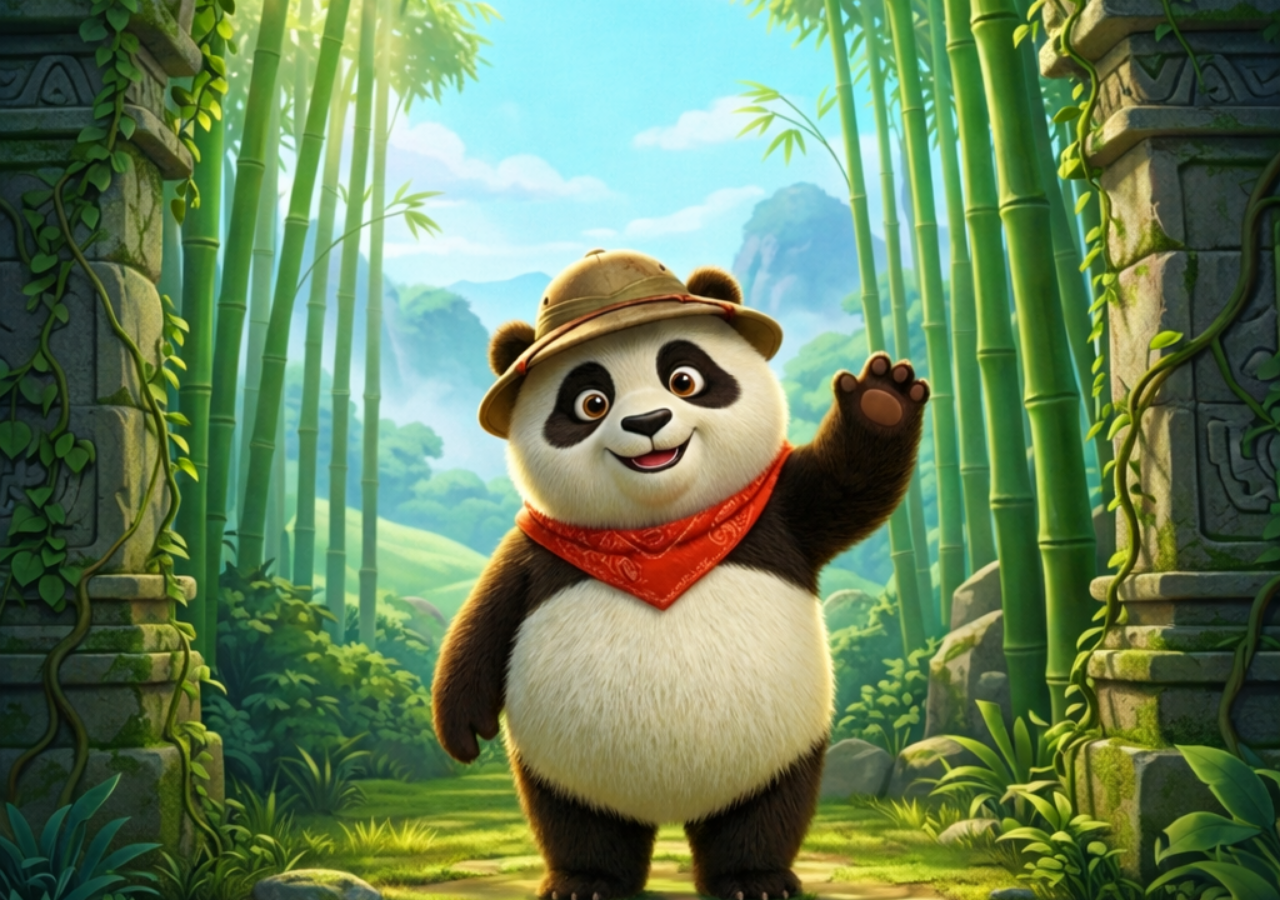
<file: index.html>
<!DOCTYPE html>
<html lang="en">
<head>
    <meta charset="UTF-8">
    <meta name="viewport" content="width=device-width, initial-scale=1.0, maximum-scale=1.0, user-scalable=no">
    <title>Pandu's Quest</title>
    <link rel="stylesheet" href="style.css">
</head>
<body>

    <div id="screen-landing" class="screen active">
        <div id="start-hotspot" onclick="startStory()"></div>
    </div>

    <div id="screen-story" class="screen" onclick="nextStorySlide()"></div>

    <div id="screen-map" class="screen">
        <div class="map-header">
            <div class="map-stat">❤️ 5</div>
            <div class="map-stat">🪙 100</div>
        </div>
        <div class="map-scroll-area">
            <div class="level-node" id="node-1" onclick="launchLevel(1)">1</div>
        </div>
        <div id="pre-level-modal" class="modal-overlay" style="display:none;">
            <div class="modal-content">
                <div class="modal-header-cloud">Level 1</div>
                <p>Objective: Match Crystals!</p>
                <button class="btn-play" onclick="confirmStartLevel()">Play!</button>
                <button class="close-btn" onclick="closePreLevel()">✕</button>
            </div>
        </div>
    </div>

    <div id="screen-game" class="screen">
        <div class="game-header">
            <div class="moves-container">Moves: <span id="moves-count">20</span></div>
            <div class="score-bar"><div id="progress-fill"></div></div>
        </div>
        <div id="grid-container"><div id="grid"></div></div>
        
        <div id="win-popup" class="overlay" style="display:none;">
            <div class="popup-content">
                <h2>Level Complete!</h2>
                <button class="btn-play" onclick="returnToMap()">Next</button>
            </div>
        </div>
    </div>

    <script src="script.js"></script>
</body>
</html>
</file>
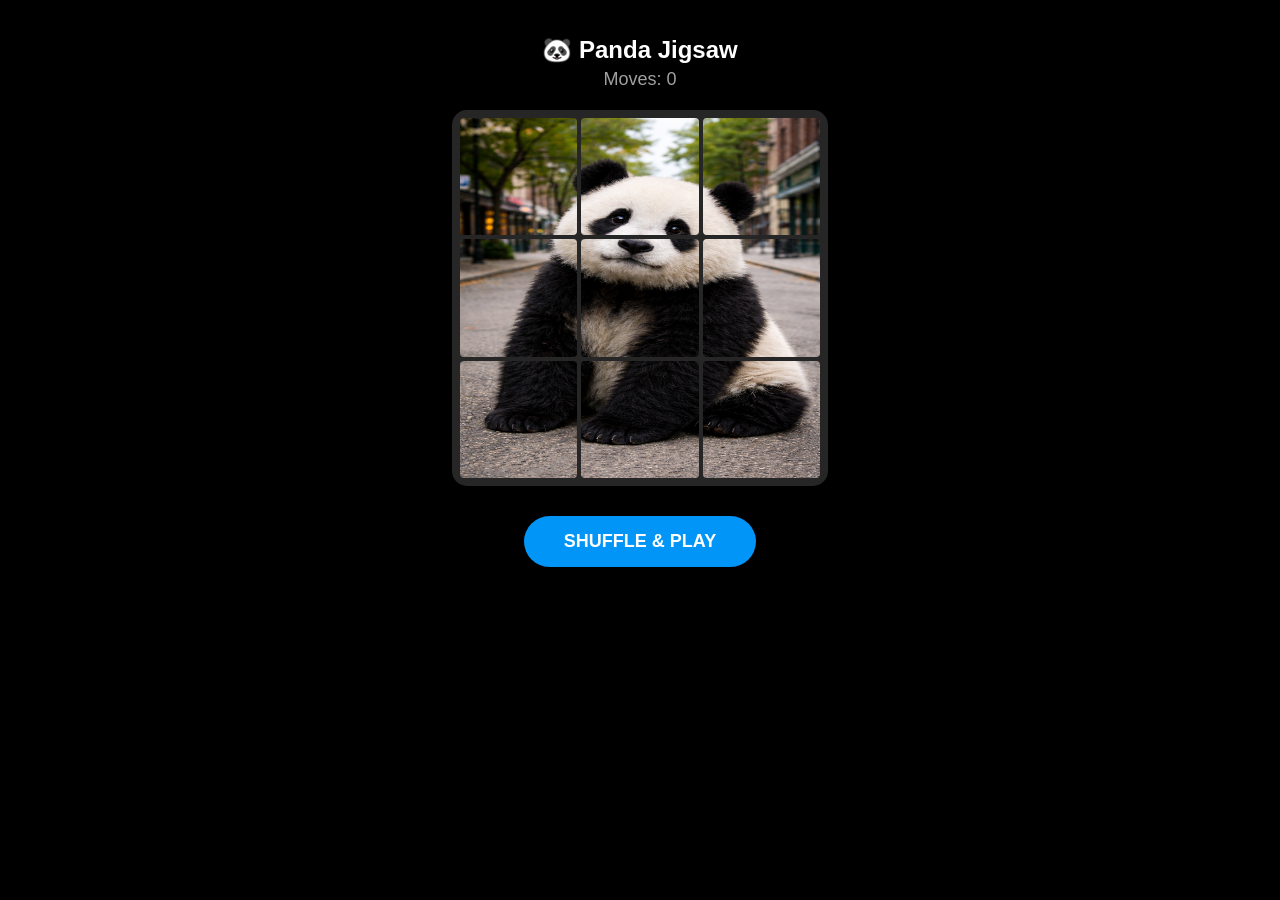
<file: jigsaw.html>
<!DOCTYPE html>
<html lang="en">
<head>
    <meta charset="UTF-8">
    <meta name="viewport" content="width=device-width, initial-scale=1.0, maximum-scale=1.0, user-scalable=no">
    <title>Panda Jigsaw Challenge</title>
    <style>
        /* Modern Dark Theme for Reels Audience */
        body { 
            font-family: -apple-system, BlinkMacSystemFont, "Segoe UI", Roboto, Helvetica, Arial, sans-serif; 
            text-align: center; 
            background: #000000; 
            color: white; 
            margin: 0; 
            padding: 20px;
            overflow-x: hidden;
        }

        h1 { color: #ffffff; font-size: 24px; margin-bottom: 5px; }
        .stats { margin-bottom: 20px; font-size: 18px; color: #a0a0a0; }
        
        /* The Board - This scales to fit phone screens */
        #puzzle-board { 
            display: grid; 
            grid-template-columns: repeat(3, 1fr); 
            gap: 4px; 
            width: 90vw; 
            max-width: 360px; 
            margin: 0 auto;
            background: #262626;
            padding: 8px;
            border-radius: 15px;
            box-shadow: 0 10px 30px rgba(0,0,0,0.8);
        }

        .tile { 
            aspect-ratio: 1 / 1; 
            background-image: url('image.png'); /* THIS LOOKS FOR YOUR PNG */
            background-size: 90vw 90vw; 
            cursor: pointer;
            border-radius: 4px;
            touch-action: none; 
        }

        /* Responsive slicing for larger phones */
        @media (min-width: 360px) { .tile { background-size: 360px 360px; } }

        /* Background positions to slice the image */
        .p0 { background-position: 0 0; } .p1 { background-position: 50% 0; } .p2 { background-position: 100% 0; }
        .p3 { background-position: 0 50%; } .p4 { background-position: 50% 50%; } .p5 { background-position: 100% 50%; }
        .p6 { background-position: 0 100%; } .p7 { background-position: 50% 100%; } .p8 { background-position: 100% 100%; }

        button {
            margin-top: 30px; 
            padding: 15px 40px; 
            font-size: 18px;
            background: #0095f6; /* Instagram Blue */
            color: #fff; 
            border: none; 
            border-radius: 30px; 
            font-weight: bold; 
            cursor: pointer;
            transition: 0.2s;
        }

        button:active { transform: scale(0.95); background: #0077c7; }
    </style>
</head>
<body>

    <h1>🐼 Panda Jigsaw</h1>
    <div class="stats">Moves: <span id="moves">0</span></div>
    
    <div id="puzzle-board"></div>

    <button onclick="shuffle()">SHUFFLE & PLAY</button>

    <script>
        let moves = 0;
        let selectedTile = null;
        const board = document.getElementById('puzzle-board');
        const pieces = [0,1,2,3,4,5,6,7,8];
        
        function createBoard() {
            board.innerHTML = '';
            pieces.forEach((p, i) => {
                const div = document.createElement('div');
                div.className = `tile p${p}`;
                div.dataset.index = i;
                
                // Click-to-Swap Logic (Works best for both mobile and desktop)
                div.onclick = () => handleTileClick(div);
                
                board.appendChild(div);
            });
        }

        function handleTileClick(tile) {
            if (selectedTile === null) {
                selectedTile = tile;
                tile.style.outline = "3px solid white";
                tile.style.zIndex = "10";
            } else {
                swapTiles(selectedTile, tile);
                selectedTile = null;
            }
        }

        function swapTiles(tile1, tile2) {
            let idx1 = tile1.dataset.index;
            let idx2 = tile2.dataset.index;
            
            let val1 = pieces[idx1];
            let val2 = pieces[idx2];
            
            pieces[idx1] = val2;
            pieces[idx2] = val1;
            
            moves++;
            document.getElementById('moves').innerText = moves;
            createBoard();
            checkWin();
        }

        function checkWin() {
            if (pieces.every((p, i) => p === i) && moves > 0) {
                setTimeout(() => alert(`Victory! You solved it in ${moves} moves! 🐼`), 500);
            }
        }

        function shuffle() {
            pieces.sort(() => Math.random() - 0.5);
            moves = 0;
            document.getElementById('moves').innerText = moves;
            createBoard();
        }

        // Initialize the game
        createBoard();
    </script>
</body>
</html>
</file>
<file: style.css>
body, html { margin: 0; padding: 0; width: 100%; height: 100%; overflow: hidden; font-family: sans-serif; }
.screen { display: none; width: 100vw; height: 100vh; background-size: cover; background-position: center; position: absolute; }
.active { display: block !important; }

/* Landing & Hotspot */
#screen-landing { background-image: url('assets/backgrounds/ui_landing_page_start.png'); }
#start-hotspot { position: absolute; bottom: 10%; left: 50%; transform: translateX(-50%); width: 200px; height: 80px; cursor: pointer; }

/* Map & Nodes */
#screen-map { background-image: url('assets/backgrounds/bg_golden_valley.png'); }
.map-header { display: flex; justify-content: space-around; padding: 10px; background: rgba(255,255,255,0.5); }
.level-node { width: 60px; height: 60px; background: #ff3385; border: 4px solid white; border-radius: 50%; color: white; display: flex; justify-content: center; align-items: center; font-weight: bold; position: absolute; bottom: 20%; left: 45%; cursor: pointer; }

/* Modals */
.modal-overlay, .overlay { position: absolute; top:0; left:0; width:100%; height:100%; background:rgba(0,0,0,0.7); display:flex; justify-content:center; align-items:center; z-index:1000; }
.modal-content { background: white; padding: 30px; border-radius: 20px; text-align: center; border: 5px solid #ff99cc; position: relative; }
.close-btn { position: absolute; top: 10px; right: 10px; border: none; background: none; font-size: 20px; }

/* Game Grid */
#screen-game { background-image: url('assets/backgrounds/bg_mystical_gates.png'); text-align: center; }
#grid-container { display: inline-block; background: rgba(255,255,255,0.2); backdrop-filter: blur(5px); padding: 10px; border-radius: 15px; margin-top: 50px; }
#grid { display: grid; grid-template-columns: repeat(8, 40px); grid-template-rows: repeat(8, 40px); gap: 4px; }
.tile { width: 40px; height: 40px; background-size: contain; background-repeat: no-repeat; touch-action: none; background-color: rgba(0,0,0,0.1); border-radius: 5px; }
.hidden-tile { visibility: hidden; }
.dragging { transform: scale(1.2); z-index: 100; opacity: 0.8; }
.score-bar { width: 200px; height: 20px; background: #444; margin: 10px auto; border-radius: 10px; overflow: hidden; }
#progress-fill { width: 0%; height: 100%; background: gold; transition: width 0.3s; }
</file>
